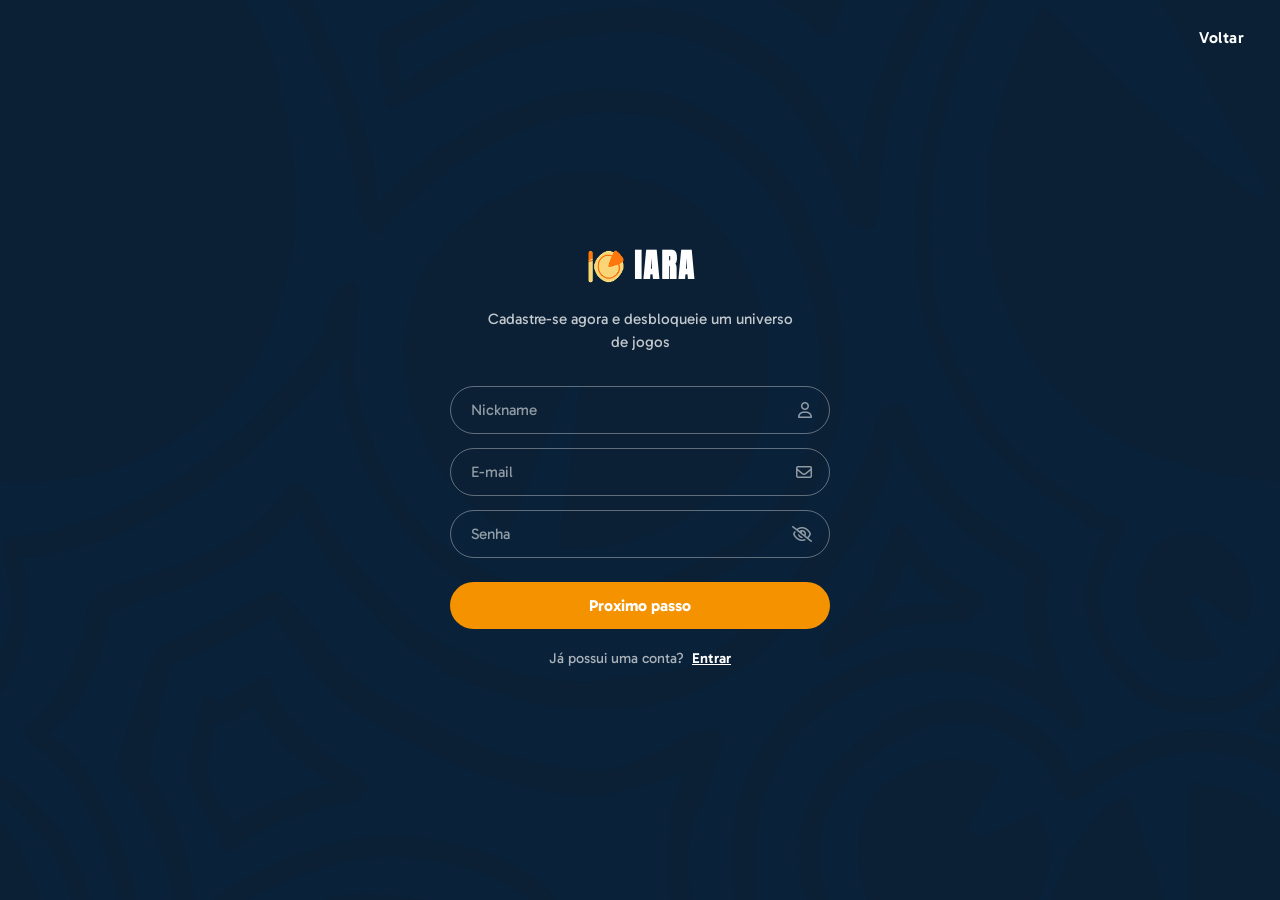
<file: FORMULÁRIO IARA GAMES/criar conta.html>
<!DOCTYPE html>
<html lang="pt-BR">
<head>
  <meta charset="UTF-8">
  <meta name="viewport" content="width=device-width, initial-scale=1.0">
  <title>Criar conta – IARA</title>
  <link rel="icon" type="image/png" href="../imgs/favicon/favicon-96x96.png" sizes="96x96">
  <link rel="icon" type="image/svg+xml" href="../imgs/favicon/favicon.svg">
  <link rel="shortcut icon" href="../imgs/favicon/favicon.ico">
  <link rel="apple-touch-icon" sizes="180x180" href="../imgs/favicon/apple-touch-icon.png">
  <link rel="stylesheet" href="https://cdnjs.cloudflare.com/ajax/libs/font-awesome/6.5.0/css/all.min.css">
  <link rel="preconnect" href="https://fonts.googleapis.com">
  <link rel="preconnect" href="https://fonts.gstatic.com" crossorigin>
  <link href="https://fonts.googleapis.com/css2?family=Anton+SC&family=Gabarito:wght@400..900&display=swap" rel="stylesheet">
  <link rel="stylesheet" href="style.css">
</head>
<body>

  <a href="../index.html" class="voltar">Voltar</a>

  <div class="form-card">
    <div class="logo-area">
      <img src="../imgs/logo/logo.png" alt="IARA Logo">
      <span>IARA</span>
    </div>

    <p class="form-subtitle">Cadastre-se agora e desbloqueie um universo de jogos</p>

    <form action="preferencias.html" method="get">
      <div class="input-field">
        <input type="text" id="nickname" name="nickname" placeholder="Nickname" required>
        <i class="fa-regular fa-user field-icon"></i>
      </div>

      <div class="input-field">
        <input type="email" id="email" name="email" placeholder="E-mail" required>
        <i class="fa-regular fa-envelope field-icon"></i>
      </div>

      <div class="input-field">
        <input type="password" id="senha" name="senha" placeholder="Senha" required minlength="6">
        <i class="fa-regular fa-eye-slash field-icon"></i>
      </div>

      <button type="submit" class="btn-primary">Proximo passo</button>
    </form>

    <p class="form-footer">
      Já possui uma conta?
      <a href="login.html">Entrar</a>
    </p>
  </div>

</body>
</html>
</file>
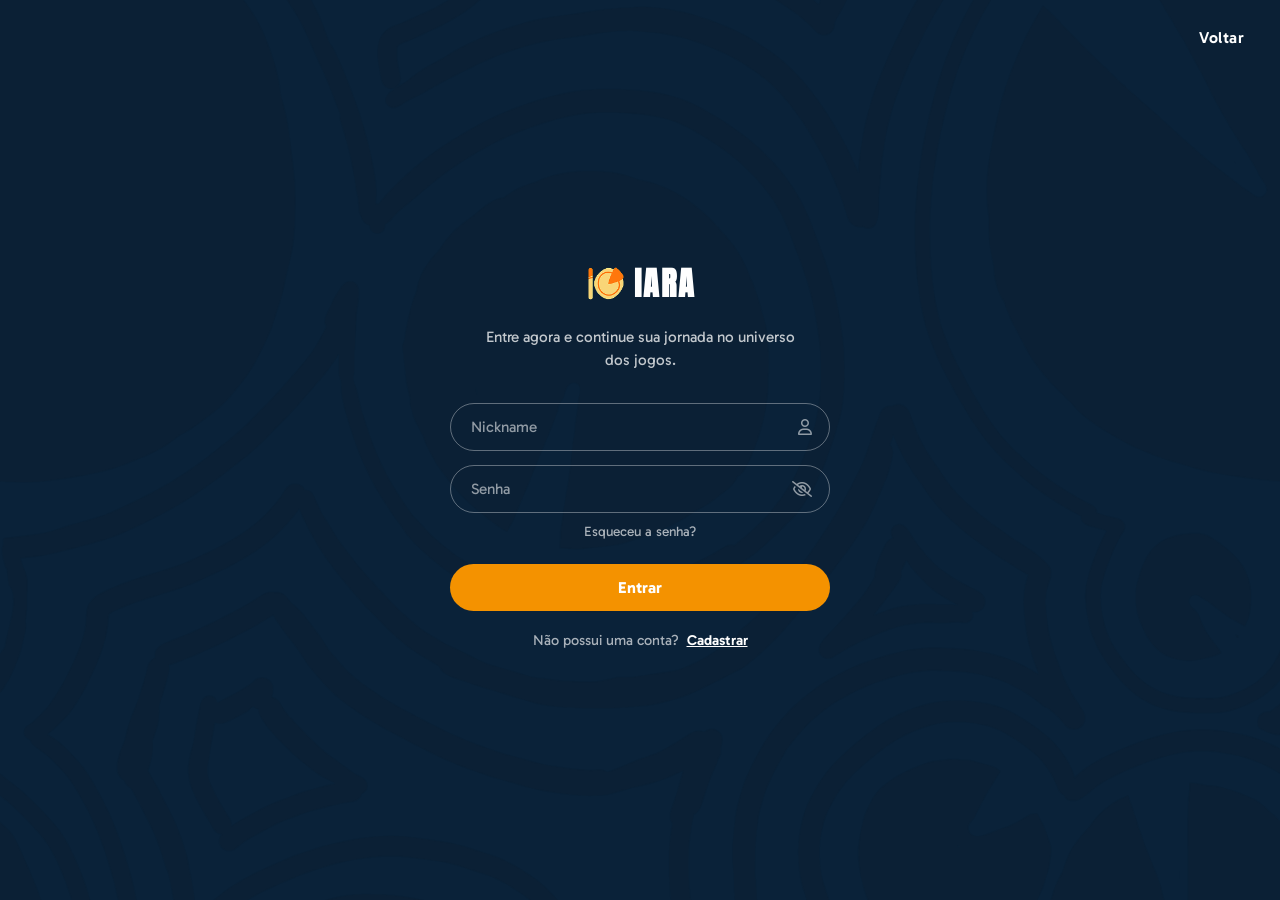
<file: FORMULÁRIO IARA GAMES/login.html>
<!DOCTYPE html>
<html lang="pt-BR">
<head>
  <meta charset="UTF-8">
  <meta name="viewport" content="width=device-width, initial-scale=1.0">
  <title>Login – IARA</title>
  <link rel="icon" type="image/png" href="../imgs/favicon/favicon-96x96.png" sizes="96x96">
  <link rel="icon" type="image/svg+xml" href="../imgs/favicon/favicon.svg">
  <link rel="shortcut icon" href="../imgs/favicon/favicon.ico">
  <link rel="apple-touch-icon" sizes="180x180" href="../imgs/favicon/apple-touch-icon.png">
  <link rel="stylesheet" href="https://cdnjs.cloudflare.com/ajax/libs/font-awesome/6.5.0/css/all.min.css">
  <link rel="preconnect" href="https://fonts.googleapis.com">
  <link rel="preconnect" href="https://fonts.gstatic.com" crossorigin>
  <link href="https://fonts.googleapis.com/css2?family=Anton+SC&family=Gabarito:wght@400..900&display=swap" rel="stylesheet">
  <link rel="stylesheet" href="style.css">
</head>
<body>

  <a href="../index.html" class="voltar">Voltar</a>

  <div class="form-card">
    <div class="logo-area">
      <img src="../imgs/logo/logo.png" alt="IARA Logo">
      <span>IARA</span>
    </div>

    <p class="form-subtitle">Entre agora e continue sua jornada no universo dos jogos.</p>

    <form action="preferencias.html" method="get">
      <div class="input-field">
        <input type="text" id="nickname" name="nickname" placeholder="Nickname" required>
        <i class="fa-regular fa-user field-icon"></i>
      </div>

      <div class="input-field">
        <input type="password" id="senha" name="senha" placeholder="Senha" required minlength="6">
        <i class="fa-regular fa-eye-slash field-icon"></i>
      </div>

      <a href="#" class="forgot">Esqueceu a senha?</a>

      <button type="submit" class="btn-primary">Entrar</button>
    </form>

    <p class="form-footer">
      Não possui uma conta?
      <a href="criar conta.html">Cadastrar</a>
    </p>
  </div>

</body>
</html>
</file>
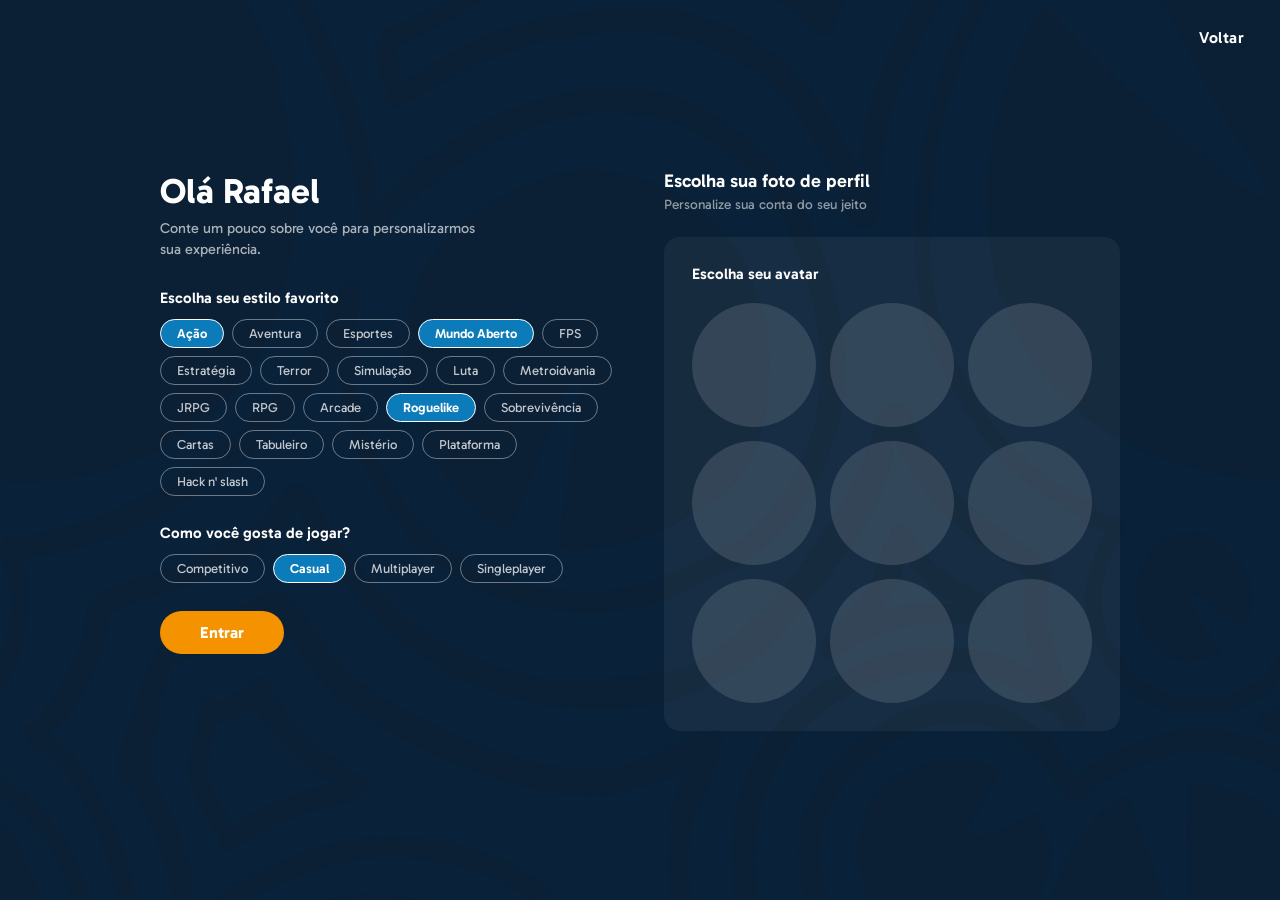
<file: FORMULÁRIO IARA GAMES/preferencias.html>
<!DOCTYPE html>
<html lang="pt-BR">
<head>
  <meta charset="UTF-8">
  <meta name="viewport" content="width=device-width, initial-scale=1.0">
  <title>Preferências – IARA</title>
  <link rel="icon" type="image/png" href="../imgs/favicon/favicon-96x96.png" sizes="96x96">
  <link rel="icon" type="image/svg+xml" href="../imgs/favicon/favicon.svg">
  <link rel="shortcut icon" href="../imgs/favicon/favicon.ico">
  <link rel="apple-touch-icon" sizes="180x180" href="../imgs/favicon/apple-touch-icon.png">
  <link rel="preconnect" href="https://fonts.googleapis.com">
  <link rel="preconnect" href="https://fonts.gstatic.com" crossorigin>
  <link href="https://fonts.googleapis.com/css2?family=Anton+SC&family=Gabarito:wght@400..900&display=swap" rel="stylesheet">
  <link rel="stylesheet" href="preferencias.css">
</head>
<body>

  <a href="../index.html" class="voltar">Voltar</a>

  <form action="../index.html" method="get">
  <main class="pref-wrapper">

    <!-- Coluna esquerda -->
    <section class="pref-left">
      <div class="greeting">
        <h1>Olá Rafael</h1>
        <p>Conte um pouco sobre você para personalizarmos<br>sua experiência.</p>
      </div>

      <div class="pref-block">
        <h3>Escolha seu estilo favorito</h3>
        <div class="tags-row">

          <label class="tag">
            <input type="checkbox" name="estilo" value="acao" checked>
            <span>Ação</span>
          </label>
          <label class="tag">
            <input type="checkbox" name="estilo" value="aventura">
            <span>Aventura</span>
          </label>
          <label class="tag">
            <input type="checkbox" name="estilo" value="esportes">
            <span>Esportes</span>
          </label>
          <label class="tag">
            <input type="checkbox" name="estilo" value="mundo-aberto" checked>
            <span>Mundo Aberto</span>
          </label>
          <label class="tag">
            <input type="checkbox" name="estilo" value="fps">
            <span>FPS</span>
          </label>
          <label class="tag">
            <input type="checkbox" name="estilo" value="estrategia">
            <span>Estratégia</span>
          </label>
          <label class="tag">
            <input type="checkbox" name="estilo" value="terror">
            <span>Terror</span>
          </label>
          <label class="tag">
            <input type="checkbox" name="estilo" value="simulacao">
            <span>Simulação</span>
          </label>
          <label class="tag">
            <input type="checkbox" name="estilo" value="luta">
            <span>Luta</span>
          </label>
          <label class="tag">
            <input type="checkbox" name="estilo" value="metroidvania">
            <span>Metroidvania</span>
          </label>
          <label class="tag">
            <input type="checkbox" name="estilo" value="jrpg">
            <span>JRPG</span>
          </label>
          <label class="tag">
            <input type="checkbox" name="estilo" value="rpg">
            <span>RPG</span>
          </label>
          <label class="tag">
            <input type="checkbox" name="estilo" value="arcade">
            <span>Arcade</span>
          </label>
          <label class="tag">
            <input type="checkbox" name="estilo" value="roguelike" checked>
            <span>Roguelike</span>
          </label>
          <label class="tag">
            <input type="checkbox" name="estilo" value="sobrevivencia">
            <span>Sobrevivência</span>
          </label>
          <label class="tag">
            <input type="checkbox" name="estilo" value="cartas">
            <span>Cartas</span>
          </label>
          <label class="tag">
            <input type="checkbox" name="estilo" value="tabuleiro">
            <span>Tabuleiro</span>
          </label>
          <label class="tag">
            <input type="checkbox" name="estilo" value="misterio">
            <span>Mistério</span>
          </label>
          <label class="tag">
            <input type="checkbox" name="estilo" value="plataforma">
            <span>Plataforma</span>
          </label>
          <label class="tag">
            <input type="checkbox" name="estilo" value="hack-slash">
            <span>Hack n' slash</span>
          </label>

        </div>
      </div>

      <div class="pref-block">
        <h3>Como você gosta de jogar?</h3>
        <div class="tags-row">

          <label class="tag">
            <input type="radio" name="modo" value="competitivo">
            <span>Competitivo</span>
          </label>
          <label class="tag">
            <input type="radio" name="modo" value="casual" checked>
            <span>Casual</span>
          </label>
          <label class="tag">
            <input type="radio" name="modo" value="multiplayer">
            <span>Multiplayer</span>
          </label>
          <label class="tag">
            <input type="radio" name="modo" value="singleplayer">
            <span>Singleplayer</span>
          </label>

        </div>
      </div>

      <button type="submit" class="btn-entrar">Entrar</button>
    </section>

    <!-- Coluna direita -->
    <section class="pref-right">
      <div class="avatar-header">
        <h2>Escolha sua foto de perfil</h2>
        <p>Personalize sua conta do seu jeito</p>
      </div>

      <div class="avatar-box">
        <h3>Escolha seu avatar</h3>
        <div class="avatar-grid">
          <label class="avatar-option"><input type="radio" name="avatar" value="1" required><span></span></label>
          <label class="avatar-option"><input type="radio" name="avatar" value="2"><span></span></label>
          <label class="avatar-option"><input type="radio" name="avatar" value="3"><span></span></label>
          <label class="avatar-option"><input type="radio" name="avatar" value="4"><span></span></label>
          <label class="avatar-option"><input type="radio" name="avatar" value="5"><span></span></label>
          <label class="avatar-option"><input type="radio" name="avatar" value="6"><span></span></label>
          <label class="avatar-option"><input type="radio" name="avatar" value="7"><span></span></label>
          <label class="avatar-option"><input type="radio" name="avatar" value="8"><span></span></label>
          <label class="avatar-option"><input type="radio" name="avatar" value="9"><span></span></label>
        </div>
      </div>
    </section>

  </main>
  </form>

</body>
</html>
</file>
<file: FORMULÁRIO IARA GAMES/style.css>
* {
  margin: 0;
  padding: 0;
  box-sizing: border-box;
}

:root {
  --azul-escuro: #151D27;
  --azul-marinho: #0A2239;
  --laranja: #F49200;
  --branco: #fefefe;
}

body {
  min-height: 100vh;
  background-color: var(--azul-marinho);
  background-image: url(../imgs/background/fundo.png);
  background-size: cover;
  background-position: center;
  display: flex;
  justify-content: center;
  align-items: center;
  font-family: "Gabarito", "Arial", sans-serif;
}

/* Voltar */
.voltar {
  position: fixed;
  top: 28px;
  right: 36px;
  color: var(--branco);
  text-decoration: none;
  font-size: 1rem;
  font-weight: 600;
  letter-spacing: 0.5px;
  transition: opacity 0.2s;
}

.voltar:hover { opacity: 0.7; }

/* Card central */
.form-card {
  width: 100%;
  max-width: 460px;
  padding: 48px 40px 40px;
  display: flex;
  flex-direction: column;
  align-items: center;
  gap: 0;
}

/* Logo */
.logo-area {
  display: flex;
  align-items: center;
  gap: 10px;
  margin-bottom: 18px;
}

.logo-area img {
  height: 40px;
}

.logo-area span {
  font-size: 2rem;
  font-weight: 700;
  color: var(--branco);
  font-family: "Anton SC", "Arial", sans-serif;
  letter-spacing: 2px;
}

/* Subtítulo */
.form-subtitle {
  color: rgba(255,255,255,0.75);
  font-size: 0.95rem;
  text-align: center;
  line-height: 1.5;
  margin-bottom: 32px;
  max-width: 320px;
}

/* Formulário */
form {
  width: 100%;
  display: flex;
  flex-direction: column;
  gap: 14px;
}

/* Campo com ícone */
.input-field {
  position: relative;
  width: 100%;
}

.input-field input {
  width: 100%;
  padding: 14px 46px 14px 20px;
  background: transparent;
  border: 1.5px solid rgba(255, 255, 255, 0.35);
  border-radius: 100px;
  color: var(--branco);
  font-size: 0.95rem;
  font-family: "Gabarito", "Arial", sans-serif;
  outline: none;
  transition: border-color 0.25s;
}

.input-field input::placeholder {
  color: rgba(255, 255, 255, 0.55);
}

.input-field input:focus {
  border-color: var(--laranja);
}

.input-field .field-icon {
  position: absolute;
  right: 18px;
  top: 50%;
  transform: translateY(-50%);
  color: rgba(255, 255, 255, 0.55);
  font-size: 1rem;
  pointer-events: none;
}

/* Esqueceu a senha */
.forgot {
  color: rgba(255,255,255,0.65);
  font-size: 0.85rem;
  text-align: center;
  text-decoration: none;
  margin-top: -4px;
  transition: color 0.2s;
}

.forgot:hover { color: var(--branco); }

/* Botão principal */
.btn-primary {
  display: block;
  width: 100%;
  padding: 14px;
  background: var(--laranja);
  border: none;
  border-radius: 100px;
  color: var(--branco);
  font-size: 1rem;
  font-weight: 700;
  font-family: "Gabarito", "Arial", sans-serif;
  cursor: pointer;
  margin-top: 10px;
  text-align: center;
  text-decoration: none;
  transition: opacity 0.2s;
}

.btn-primary:hover { opacity: 0.88; }

/* Rodapé do form */
.form-footer {
  margin-top: 20px;
  color: rgba(255,255,255,0.65);
  font-size: 0.9rem;
  text-align: center;
}

.form-footer a {
  color: var(--branco);
  text-decoration: underline;
  font-weight: 600;
  margin-left: 4px;
  transition: color 0.2s;
}

.form-footer a:hover { color: var(--laranja); }
</file>
<file: FORMULÁRIO IARA GAMES/preferencias.css>
* {
  margin: 0;
  padding: 0;
  box-sizing: border-box;
}

:root {
  --azul-escuro: #151D27;
  --azul-marinho: #0A2239;
  --laranja: #F49200;
  --azul-claro:#0B7CB9;
  --branco: #fefefe;
}

body {
  min-height: 100vh;
  background-color: var(--azul-marinho);
  background-image: url(../imgs/background/fundo.png);
  background-size: cover;
  background-position: center;
  display: flex;
  justify-content: center;
  align-items: center;
  font-family: "Gabarito", "Arial", sans-serif;
  padding: 40px 24px;
}

/* Voltar */
.voltar {
  position: fixed;
  top: 28px;
  right: 36px;
  color: var(--branco);
  text-decoration: none;
  font-size: 1rem;
  font-weight: 600;
  letter-spacing: 0.5px;
  transition: opacity 0.2s;
  z-index: 10;
}
.voltar:hover { opacity: 0.7; }

/* Layout principal: duas colunas */
.pref-wrapper {
  width: 100%;
  max-width: 960px;
  display: grid;
  grid-template-columns: 1fr 1fr;
  gap: 48px;
  align-items: start;
}

/* ── Coluna esquerda ── */
.pref-left {
  display: flex;
  flex-direction: column;
  gap: 28px;
}

/* Saudação */
.greeting h1 {
  font-size: 2.2rem;
  font-weight: 700;
  color: var(--branco);
  margin-bottom: 6px;
}
.greeting p {
  color: rgba(255, 255, 255, 0.65);
  font-size: 0.9rem;
  line-height: 1.5;
}

/* Bloco de preferência */
.pref-block h3 {
  color: var(--branco);
  font-size: 0.95rem;
  font-weight: 600;
  margin-bottom: 12px;
}

/* Grade de tags */
.tags-row {
  display: flex;
  flex-wrap: wrap;
  gap: 8px;
}

/* Tag — checkbox e radio estilizados como pill */
.tag {
  cursor: pointer;
}

.tag input {
  display: none;
}

.tag span {
  display: inline-block;
  padding: 6px 16px;
  border-radius: 100px;
  border: 1.5px solid rgba(255, 255, 255, 0.4);
  color: rgba(255, 255, 255, 0.75);
  font-family: "Gabarito", "Arial", sans-serif;
  font-size: 0.82rem;
  transition: background 0.2s, border-color 0.2s, color 0.2s;
  user-select: none;
}

.tag:hover span {
  border-color: rgba(255, 255, 255, 0.8);
  color: var(--branco);
}

/* Selecionado */
.tag input:checked + span {
  background: var(--azul-claro);
  border-color: var(--branco);
  color: var(--branco);
  font-weight: 600;
}

/* Botão Entrar */
.btn-entrar {
  align-self: flex-start;
  padding: 12px 40px;
  background: var(--laranja);
  border: none;
  border-radius: 100px;
  color: var(--branco);
  font-family: "Gabarito", "Arial", sans-serif;
  font-size: 1rem;
  font-weight: 700;
  cursor: pointer;
  transition: opacity 0.2s;
}
.btn-entrar:hover { opacity: 0.88; }

/* ── Coluna direita ── */
.pref-right {
  display: flex;
  flex-direction: column;
  gap: 24px;
}

.avatar-header h2 {
  color: var(--branco);
  font-size: 1.15rem;
  font-weight: 600;
  margin-bottom: 4px;
}
.avatar-header p {
  color: rgba(255, 255, 255, 0.55);
  font-size: 0.85rem;
}

/* Caixa do avatar */
.avatar-box {
  background: rgba(255, 255, 255, 0.05);
  border-radius: 16px;
  padding: 28px;
}

.avatar-box h3 {
  color: var(--branco);
  font-size: 0.95rem;
  font-weight: 600;
  margin-bottom: 20px;
}

/* Grade 3x3 */
.avatar-grid {
  display: grid;
  grid-template-columns: repeat(3, 1fr);
  gap: 14px;
}

/* Cada opção de avatar */
.avatar-option {
  cursor: pointer;
}

.avatar-option input {
  display: none;
}

.avatar-option span {
  display: block;
  width: 100%;
  aspect-ratio: 1;
  border-radius: 50%;
  background: rgba(255, 255, 255, 0.12);
  border: 2.5px solid transparent;
  transition: border-color 0.2s, background 0.2s;
}

.avatar-option:hover span {
  background: rgba(255, 255, 255, 0.2);
}

.avatar-option input:checked + span {
  border-color: var(--laranja);
  background: rgba(244, 146, 0, 0.15);
}

/* ── Responsivo ── */
@media (max-width: 768px) {
  .pref-wrapper {
    grid-template-columns: 1fr;
    gap: 32px;
  }

  .voltar {
    top: 16px;
    right: 20px;
  }
}
</file>
